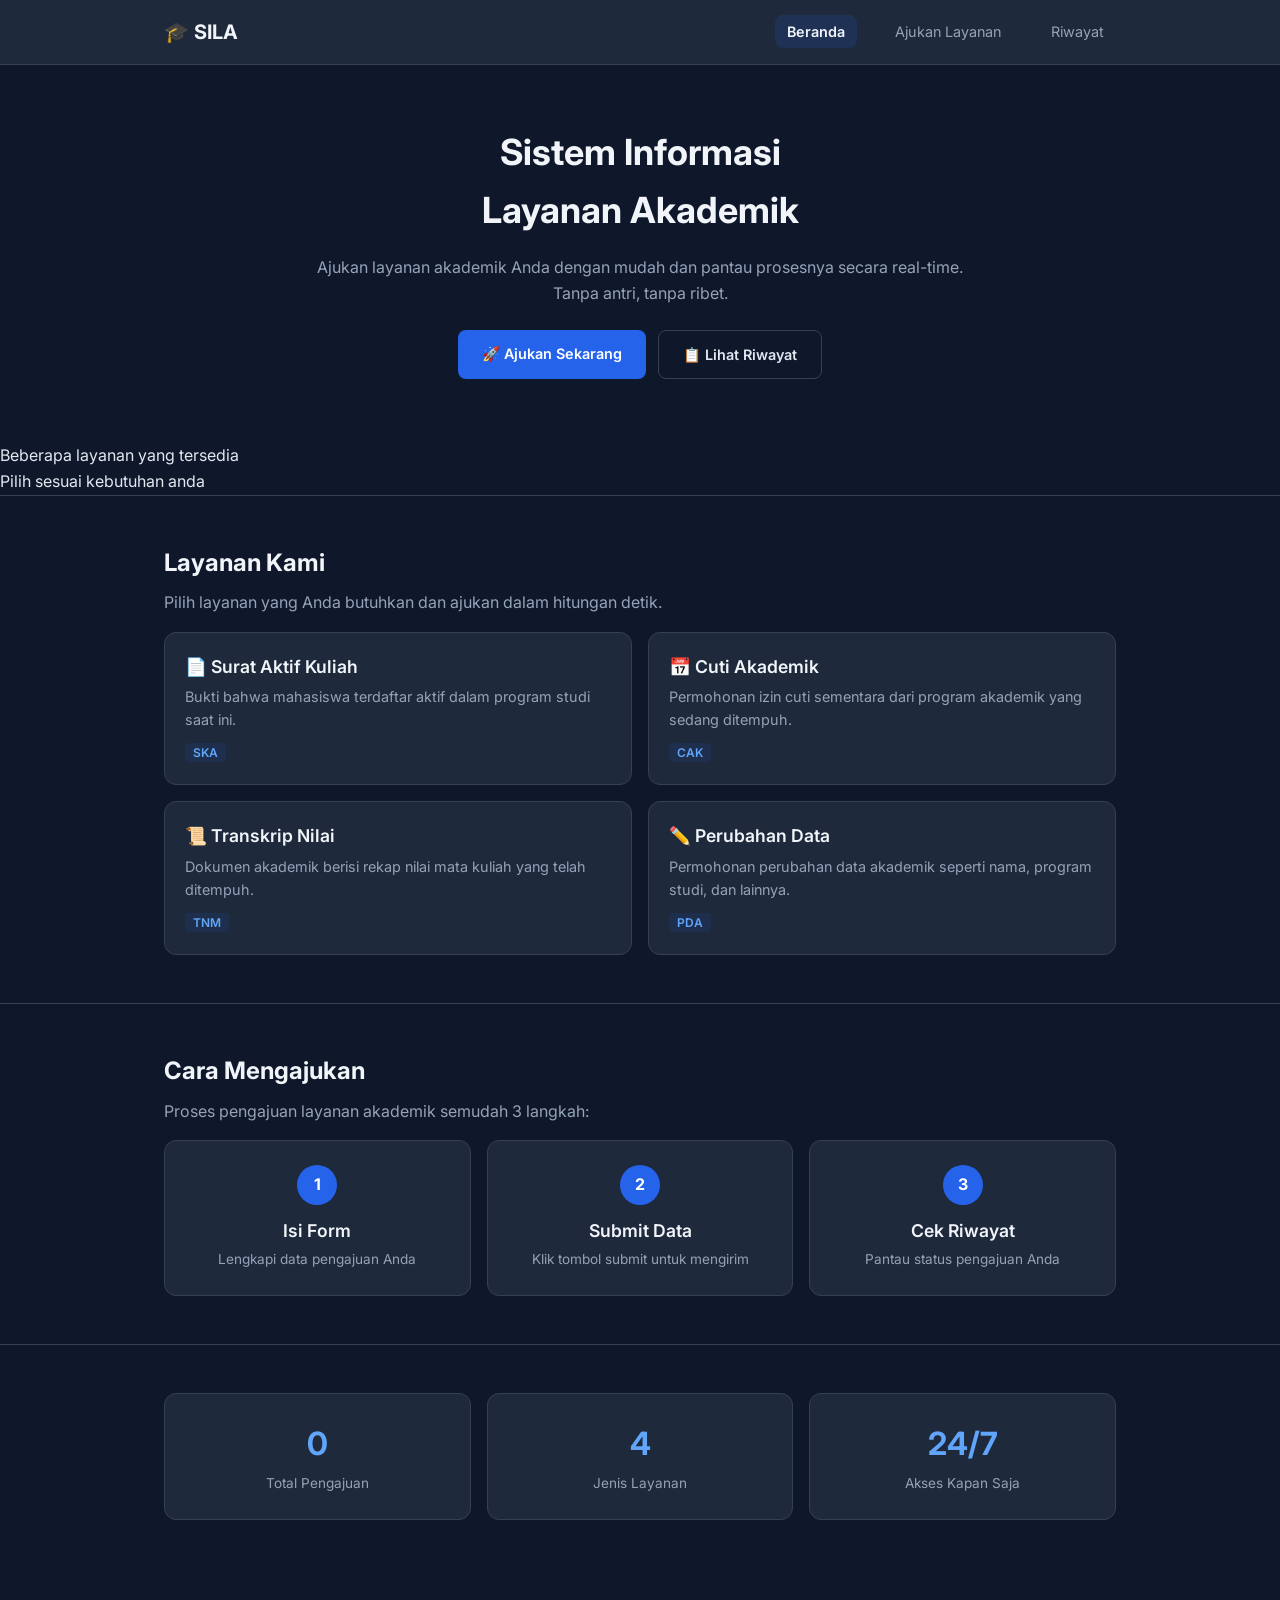
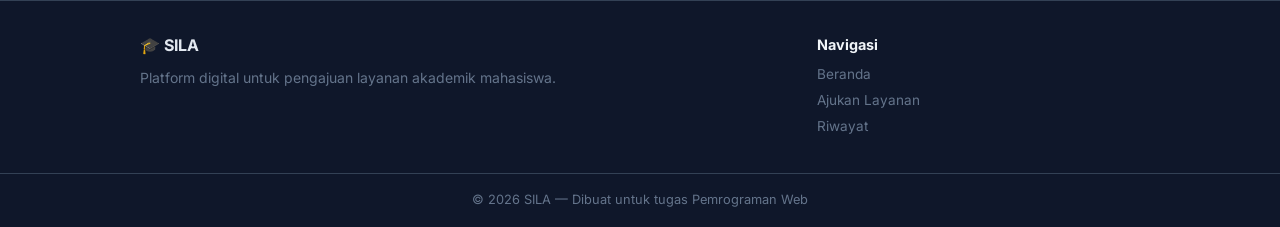
<file: index.html>
<!doctype html>
<html lang="id">
  <head>
    <meta charset="UTF-8" />
    <meta name="viewport" content="width=device-width, initial-scale=1.0" />
    <title>SILA — Sistem Informasi Layanan Akademik</title>
    <link rel="preconnect" href="https://fonts.googleapis.com" />
    <link rel="preconnect" href="https://fonts.gstatic.com" crossorigin />
    <link
      href="https://fonts.googleapis.com/css2?family=Inter:wght@400;600;700&display=swap"
      rel="stylesheet"
    />
    <link rel="stylesheet" href="css/style.css" />
  </head>

  <body>
    <!-- HEADER & NAVIGASI -->
    <header class="navbar">
      <div class="container navbar-inner">
        <a href="index.html" class="logo">🎓 SILA</a>
        <input type="checkbox" id="navToggle" class="nav-Toggle" />
        <label for="navToggle" class="navToggleMenu">
          <span></span>
          <span></span>
          <span></span>
        </label>
        <nav>
          <ul class="nav-menu">
            <li><a href="index.html" class="active">Beranda</a></li>
            <li><a href="layanan.html">Ajukan Layanan</a></li>
            <li><a href="riwayat.html">Riwayat</a></li>
          </ul>
        </nav>
      </div>
    </header>

    <!-- KONTEN UTAMA -->
    <main>
      <!-- Hero -->
      <section class="hero">
        <div class="container">
          <h1>Sistem Informasi<br />Layanan Akademik</h1>
          <p>
            Ajukan layanan akademik Anda dengan mudah dan pantau prosesnya
            secara real-time.<br />Tanpa antri, tanpa ribet.
          </p>
          <div class="hero-buttons">
            <a href="layanan.html" class="btn btn-primary"
              >🚀 Ajukan Sekarang</a
            >
            <a href="riwayat.html" class="btn btn-outline">📋 Lihat Riwayat</a>
          </div>
        </div>
      </section>

      <section>
        <ul>Beberapa layanan yang tersedia</ul>
        <ul>Pilih sesuai kebutuhan anda</ul>
      </section>

      <!-- Daftar Layanan -->
      <section class="section">
        <div class="container">
          <h2>Layanan Kami</h2>
          <p class="section-desc">
            Pilih layanan yang Anda butuhkan dan ajukan dalam hitungan detik.
          </p>
          <div class="cards-grid">
            <article class="card">
              <h3>📄 Surat Aktif Kuliah</h3>
              <p>
                Bukti bahwa mahasiswa terdaftar aktif dalam program studi saat
                ini.
              </p>
              <span class="card-code">SKA</span>
            </article>
            <article class="card">
              <h3>📅 Cuti Akademik</h3>
              <p>
                Permohonan izin cuti sementara dari program akademik yang sedang
                ditempuh.
              </p>
              <span class="card-code">CAK</span>
            </article>
            <article class="card">
              <h3>📜 Transkrip Nilai</h3>
              <p>
                Dokumen akademik berisi rekap nilai mata kuliah yang telah
                ditempuh.
              </p>
              <span class="card-code">TNM</span>
            </article>
            <article class="card">
              <h3>✏️ Perubahan Data</h3>
              <p>
                Permohonan perubahan data akademik seperti nama, program studi,
                dan lainnya.
              </p>
              <span class="card-code">PDA</span>
            </article>
          </div>
        </div>
      </section>

      <!-- Cara Mengajukan -->
      <section class="section">
        <div class="container">
          <h2>Cara Mengajukan</h2>
          <p class="section-desc">
            Proses pengajuan layanan akademik semudah 3 langkah:
          </p>
          <div class="steps-grid">
            <div class="step">
              <div class="step-number">1</div>
              <h3>Isi Form</h3>
              <p>Lengkapi data pengajuan Anda</p>
            </div>
            <div class="step">
              <div class="step-number">2</div>
              <h3>Submit Data</h3>
              <p>Klik tombol submit untuk mengirim</p>
            </div>
            <div class="step">
              <div class="step-number">3</div>
              <h3>Cek Riwayat</h3>
              <p>Pantau status pengajuan Anda</p>
            </div>
          </div>
        </div>
      </section>

      <!-- Statistik -->
      <section class="section">
        <div class="container">
          <div class="stats-grid">
            <div class="stat">
              <div class="stat-number">0</div>
              <div class="stat-label">Total Pengajuan</div>
            </div>
            <div class="stat">
              <div class="stat-number">4</div>
              <div class="stat-label">Jenis Layanan</div>
            </div>
            <div class="stat">
              <div class="stat-number">24/7</div>
              <div class="stat-label">Akses Kapan Saja</div>
            </div>
          </div>
        </div>
      </section>
    </main>

    <!-- FOOTER -->
    <footer class="footer">
      <div class="container footer-inner">
        <div>
          <strong>🎓 SILA</strong>
          <p>Platform digital untuk pengajuan layanan akademik mahasiswa.</p>
        </div>

        <div class="footer-nav">
          <h4>Navigasi</h4>
          <ul>
            <li><a href="index.html">Beranda</a></li>
            <li><a href="layanan.html">Ajukan Layanan</a></li>
            <li><a href="riwayat.html">Riwayat</a></li>
          </ul>
        </div>
      </div>
      <div class="footer-bottom">
        <div class="container">
          <p>&copy; 2026 SILA — Dibuat untuk tugas Pemrograman Web</p>
        </div>
      </div>
    </footer>
  </body>
</html>
</file>
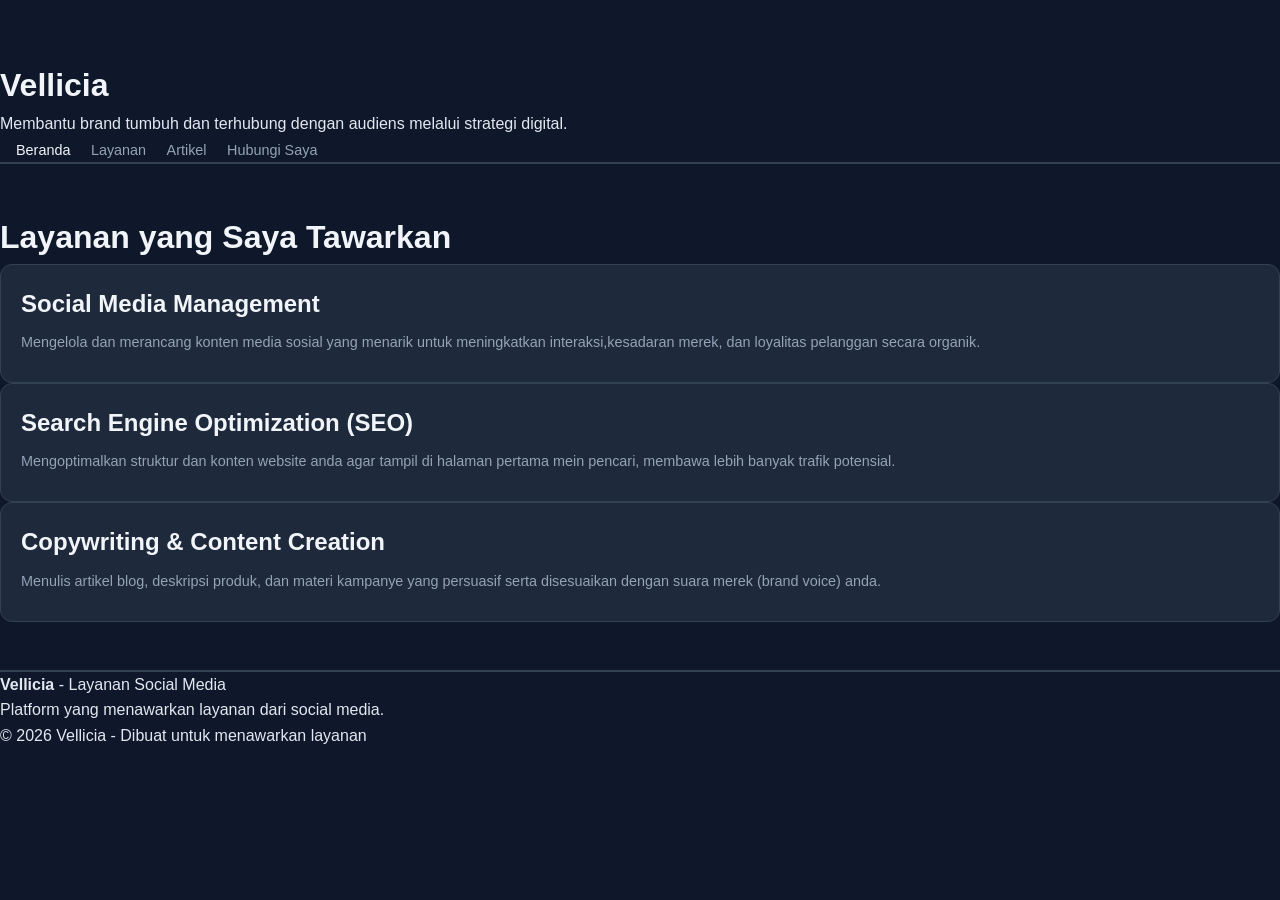
<file: challenge.html>
<!DOCTYPE html>
<html lang="en">
 
<head>
   
    <meta charset="UTF-8">
    <meta name="viewport" content="width=device-width, initial-scale=1.0">
    <title>Sistem Layanan Sosial Media</title>
    <link rel="stylesheet" href="css/style.css">
    <link rel="preconnect" href="https://fonts.googleapis.com">
    <link rel="preconnect" href="https://fonts.gstatic.com" crossorigin>
    <link href="https://fonts.googleapis.com/css2?family=Inter:ital,opsz,wght@0,14..32,100..900;1,14..32,100..900&display=swap%22 rel="stylesheet">
</head>

 
<body>
    <!-- Awal Header -->
    <header>
        <h1>Vellicia</h1>
        <p class="subtitle">Membantu brand tumbuh dan terhubung dengan audiens melalui strategi digital.</p>
        <nav>
            <a href="index.html"
            class="active">Beranda</a>
            <a href="layanan.html">Layanan</a>
            <a href="artikel.html">Artikel</a>
            <a href="contact.html">Hubungi Saya</a>
        </nav>
    </header>
    <hr>
    <!-- Akhir Header -->
  
 
        <section class="section">
            <h1>Layanan yang Saya Tawarkan</h1>
            <article class="card">
                <h2>Social Media Management</h2>
                <p>Mengelola dan merancang konten media sosial yang menarik untuk meningkatkan interaksi,kesadaran merek, dan loyalitas pelanggan secara organik.</p>
            </article>
 
            <article class="card">
                <h2>Search Engine Optimization (SEO)</h2>
                <p>Mengoptimalkan struktur dan konten website anda agar tampil di halaman pertama mein pencari, membawa lebih banyak trafik potensial.</p>
            </article>
 
            <article class="card">
                <h2>Copywriting & Content Creation</h2>
                <p>Menulis artikel blog, deskripsi produk, dan materi kampanye yang persuasif serta disesuaikan dengan suara merek (brand voice) anda.</p>
            </article>
 
        </section>
        <hr>

 
            <!-- FOOTER -->
            <footer>
                <hr>
                <p><strong>Vellicia</strong> - Layanan Social Media</p>
                <p>Platform yang menawarkan layanan dari social media.<P>
                    </p>&copy; 2026 Vellicia - Dibuat untuk menawarkan layanan<p>
            </footer>
    </main>
    <!-- Akhir Main -->
</body>
 
</html>
</file>
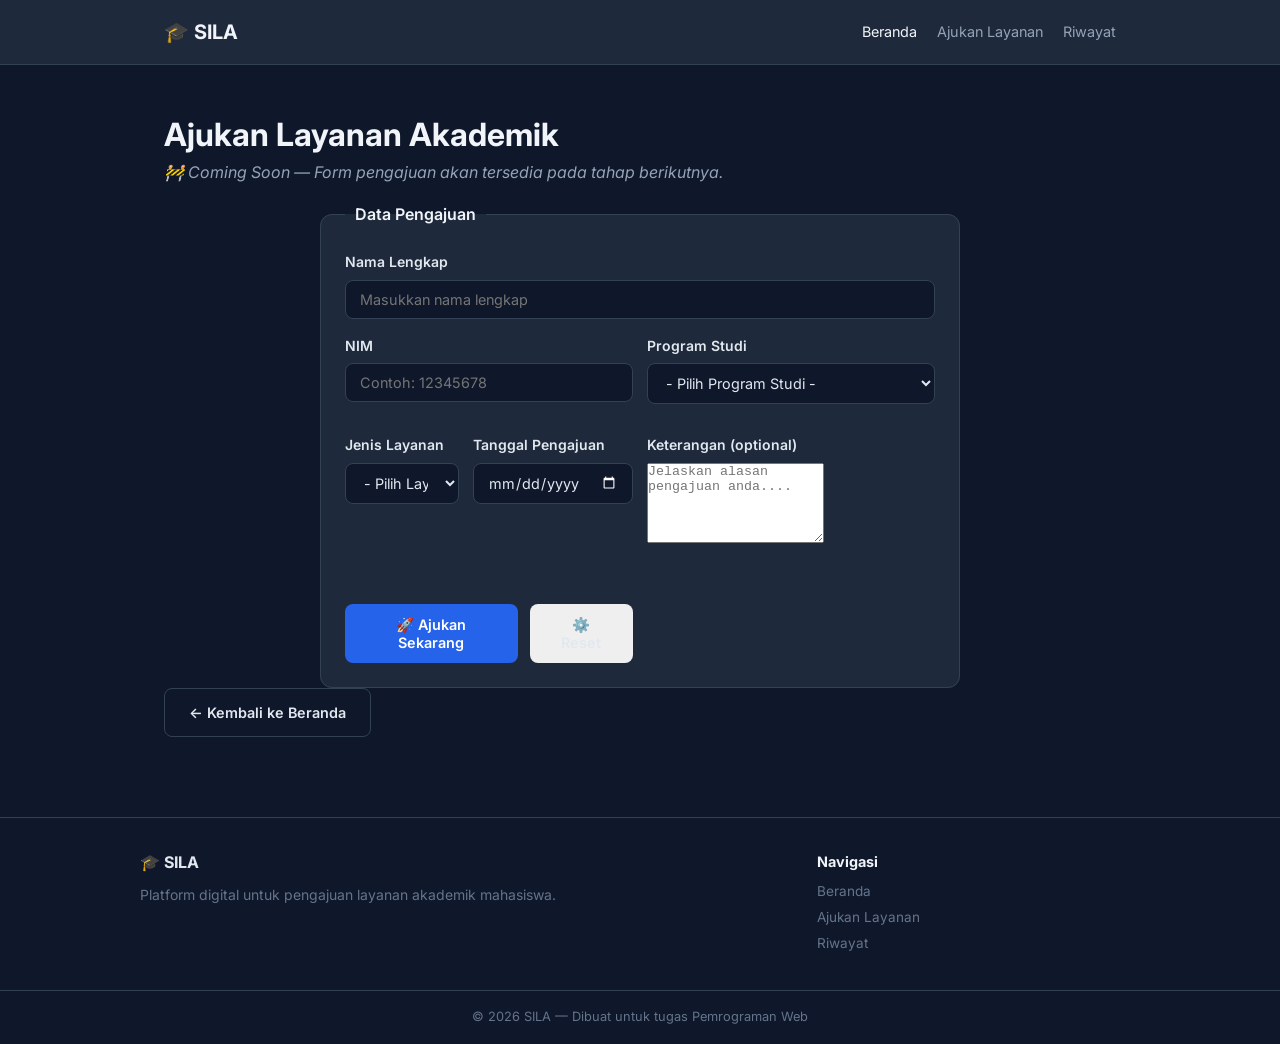
<file: layanan.html>
<!doctype html>
<html lang="id">
  <head>
    <meta charset="UTF-8" />
    <meta name="viewport" content="width=device-width, initial-scale=1.0" />
    <title>Ajukan Layanan — SILA</title>
    <link rel="preconnect" href="https://fonts.googleapis.com" />
    <link rel="preconnect" href="https://fonts.gstatic.com" crossorigin />
    <link
      href="https://fonts.googleapis.com/css2?family=Inter:wght@400;600;700&display=swap"
      rel="stylesheet"
    />
    <link rel="stylesheet" href="css/style.css" />
  </head>

  <body>
    <!-- HEADER & NAVIGASI -->
    <header class="navbar">
      <div class="container navbar-inner">
        <a href="index.html" class="logo">🎓 SILA</a>
        <nav>
          <a href="index.html" class="active">Beranda</a>
          <a href="layanan.html">Ajukan Layanan</a>
          <a href="riwayat.html">Riwayat</a>
        </nav>
      </div>
    </header>

    <main>
      <section class="section">
        <div class="container">
          <h1>Ajukan Layanan Akademik</h1>
          <p class="section-desc">
            <em
              >🚧 Coming Soon — Form pengajuan akan tersedia pada tahap
              berikutnya.</em>
          </p>

          <form action="#" method="post" class="form-card">
            <fieldset>
              <legend>Data Pengajuan</legend>
              <!-- Form controls di dalam sini -->
               <!-- Nama -->
                <div class="form-group">
                  <label for="nama">Nama Lengkap</label>
                  <input type="text" id="nama" name="nama" placeholder="Masukkan nama lengkap" required>
                </div>

                <!-- NIM -->
                <div class="form-row">
                  <div class="form-group">
                  <label for="nim">NIM</label>
                  <input type="text" id="nim" name="nim" placeholder="Contoh: 12345678" maxlenght="8" required>
                </div>
  
                <!-- Podi -->
                <div class="form-group">
                  <label for="prodi">Program Studi</label>
                  <select id="prodi" name="prodi" required>
                    <option value="">- Pilih Program Studi -</option>
                    <option value="Sistem Informasi">Sistem Informasi</option>
                    <option value="Teknik Informatika">Teknik Informatika</option>
                    <option value="Manajemen">Manajemen</option>
                    <option value="Akuntansi">Akuntansi</option>
                  </select>
                </div>

                <!-- Layanan dan Tanggal -->
                 <div class="form-row">
                  <!-- Layanan -->
                   <div class="form-group">
                    <label for="layanan">Jenis Layanan</label>
                    <select id="layanan" name="layanan" required>
                      <option value="">- Pilih Layanan -</option>
                      <option value="SKA">SKA - Surat Aktif Kuliah</option>
                      <option value="CAK">CAK - Cuti Akademik</option>
                      <option value= "TNM">TNM - Transkrip Nilai</option>
                      <option value="PDA">PDA - Perubahan Data</option>
                    </select>
                   </div>

                   <!-- Tanggal -->
                    
                   <div class="form-group">
                    <label for="tanggal">Tanggal Pengajuan</label>
                    <input type="date" id="tanggal" name="tanggal" required>
                   </div>
                 </div>

                 <!-- Keterangan -->
                  <div class="form-group">
                    <label for="keterangan">Keterangan (optional)</label>
                    <textarea id="keterangan" name="keterangan" row="3" placeholder="Jelaskan alasan pengajuan anda...."></textarea>
                  </div>

                  <!-- Submit -->
                   <div class="form-actions">
                    <button type="submit" class="btn btn-primary">🚀 Ajukan Sekarang</button>
                    <button type="reset" class="btn btn-outline">⚙️ Reset</button>
                   </div>


            </fieldset>
          </form>


          <a href="index.html" class="btn btn-outline">← Kembali ke Beranda</a>
        </div>
      </section>
    </main>

    <footer class="footer">
      <div class="container footer-inner">
        <div>
          <strong>🎓 SILA</strong>
          <p>Platform digital untuk pengajuan layanan akademik mahasiswa.</p>
        </div>
        <div>
          <h4>Navigasi</h4>
          <a href="index.html">Beranda</a>
          <a href="layanan.html">Ajukan Layanan</a>
          <a href="riwayat.html">Riwayat</a>
        </div>
      </div>
      <div class="footer-bottom">
        <div class="container">
          <p>&copy; 2026 SILA — Dibuat untuk tugas Pemrograman Web</p>
        </div>
      </div>
    </footer>
  </body>
</html>
</file>
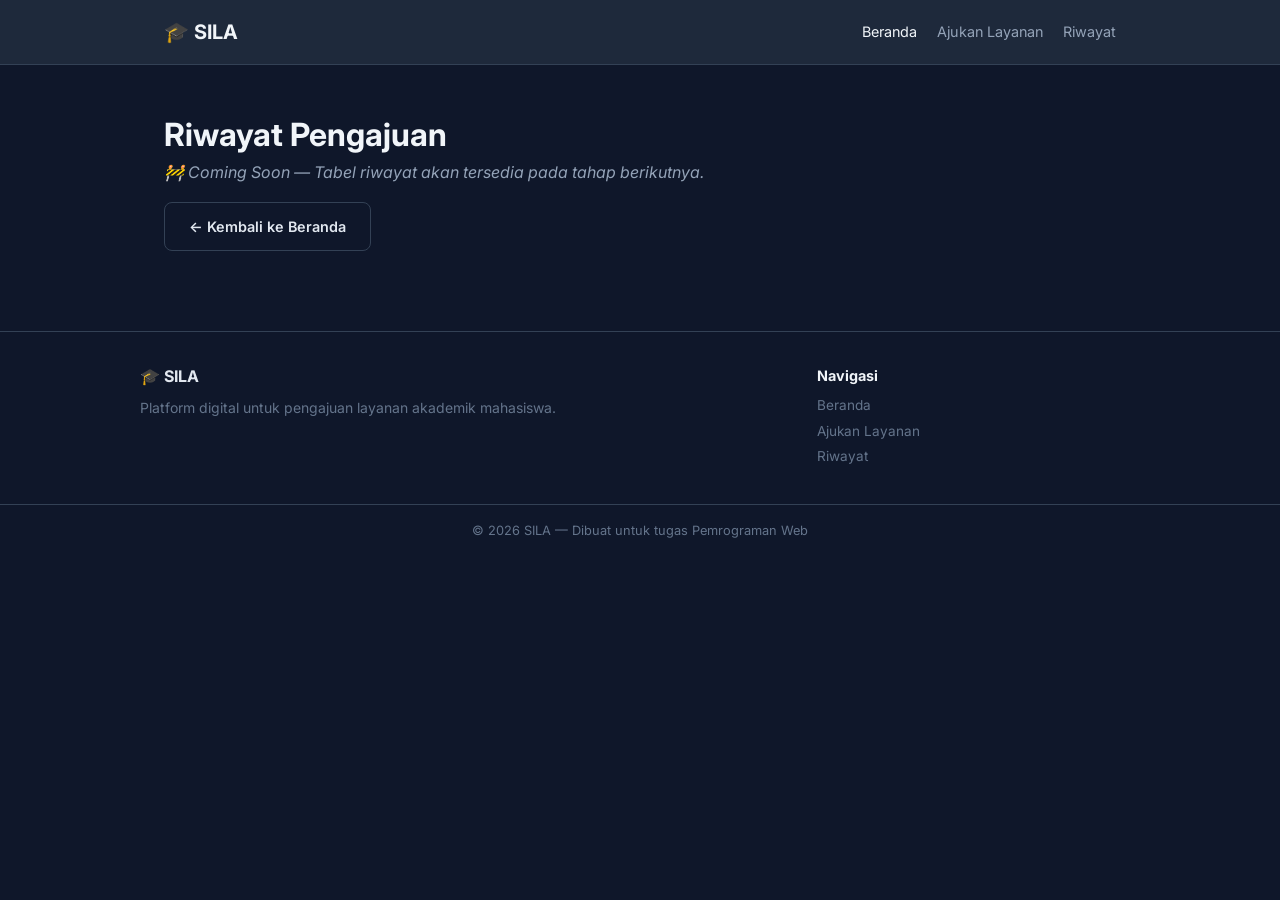
<file: riwayat.html>
<!doctype html>
<html lang="id">
  <head>
    <meta charset="UTF-8" />
    <meta name="viewport" content="width=device-width, initial-scale=1.0" />
    <title>Riwayat Pengajuan — SILA</title>
    <link rel="preconnect" href="https://fonts.googleapis.com" />
    <link rel="preconnect" href="https://fonts.gstatic.com" crossorigin />
    <link
      href="https://fonts.googleapis.com/css2?family=Inter:wght@400;600;700&display=swap"
      rel="stylesheet"
    />
    <link rel="stylesheet" href="css/style.css" />
  </head>

  <body>
    <!-- HEADER & NAVIGASI -->
    <header class="navbar">
      <div class="container navbar-inner">
        <a href="index.html" class="logo">🎓 SILA</a>
        <nav>
          <a href="index.html" class="active">Beranda</a>
          <a href="layanan.html">Ajukan Layanan</a>
          <a href="riwayat.html">Riwayat</a>
        </nav>
      </div>
    </header>

    <main>
      <section class="section">
        <div class="container">
          <h1>Riwayat Pengajuan</h1>
          <p class="section-desc">
            <em
              >🚧 Coming Soon — Tabel riwayat akan tersedia pada tahap
              berikutnya.</em
            >
          </p>
          <a href="index.html" class="btn btn-outline">← Kembali ke Beranda</a>
        </div>
      </section>
    </main>

    <footer class="footer">
      <div class="container footer-inner">
        <div>
          <strong>🎓 SILA</strong>
          <p>Platform digital untuk pengajuan layanan akademik mahasiswa.</p>
        </div>
        <div>
          <h4>Navigasi</h4>
          <a href="index.html">Beranda</a>
          <a href="layanan.html">Ajukan Layanan</a>
          <a href="riwayat.html">Riwayat</a>
        </div>
      </div>
      <div class="footer-bottom">
        <div class="container">
          <p>&copy; 2026 SILA — Dibuat untuk tugas Pemrograman Web</p>
        </div>
      </div>
    </footer>
  </body>
</html>
</file>
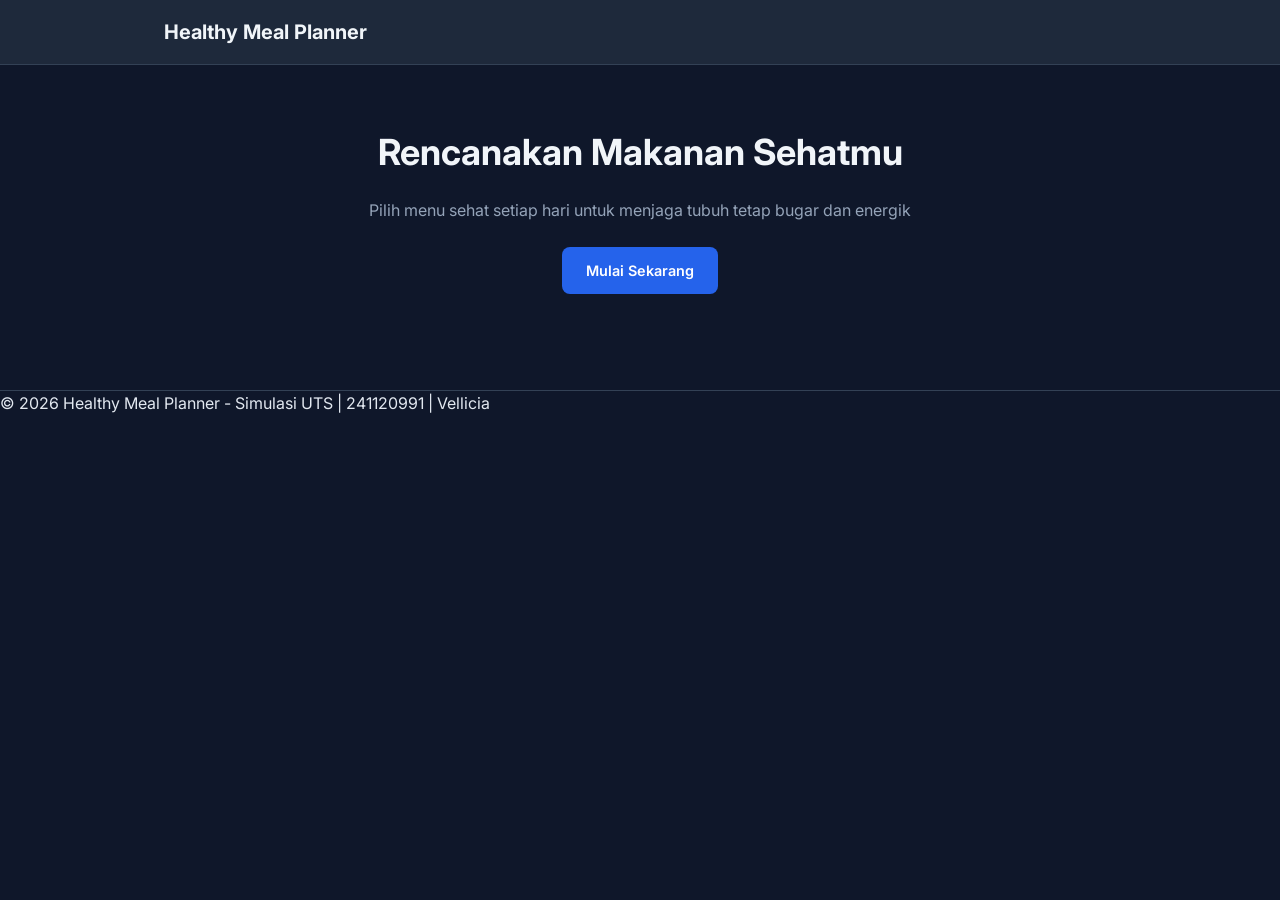
<file: simulasi.html>
<!doctype html>
<html lang="id">
  <head>
    <meta charset="UTF-8" />
    <meta name="viewport" content="width=device-width, initial-scale=1.0" />
    <title>Healthy Meal Planner</title>
    <link rel="preconnect" href="https://fonts.googleapis.com" />
    <link rel="preconnect" href="https://fonts.gstatic.com" crossorigin />
    <link
      href="https://fonts.googleapis.com/css2?family=Inter:wght@400;600;700&display=swap"
      rel="stylesheet"
    />
    <link rel="stylesheet" href="css/style.css" />
  </head>

  <body>
    <!-- HEADER & NAVIGASI -->
    <header class="navbar">
      <div class="container navbar-inner">
        <a href="index.html" class="logo">Healthy Meal Planner</a>
      </div>
    </header>

    <!-- KONTEN UTAMA -->
    <main>
      <!-- Hero -->
      <section class="hero">
        <div class="container">
          <h1>Rencanakan Makanan Sehatmu<br/></h1>
          <p>
            Pilih menu sehat setiap hari untuk menjaga tubuh tetap bugar dan energik<br/>
          </p>
          <div class="hero-buttons">
            <a class="btn btn-primary">Mulai Sekarang</a>
          </div>
        </div>
      </section>

    <!-- FOOTER -->
    <footer class="footer">
          <p>&copy; 2026 Healthy Meal Planner - Simulasi UTS | 241120991 | Vellicia</p>
        </div>
      </div>
    </footer>
  </body>
</html>
</file>
<file: css/style.css>
/* ================================
   CSS DASAR — SILA
   ================================ */

* {
  margin: 0;
  padding: 0;
  box-sizing: border-box;
}

body {
  background-color: #0f172a;
  color: #e2e8f0;
  padding-top: 60px;
}

h1,
h2,
h3 {
  color: #f1f5f9;
}

a {
  color: #60a5fa;
  text-decoration: none;
}

a:hover {
  color: #93c5fd;
}

hr {
  border: none;
  border-top: 1px solid #334155;
}

/* ================================
   CSS LANJUTAN — SILA
   ================================ */

body {
  font-family: "Inter", sans-serif;
  font-size: 16px;
  line-height: 1.6;
}

h1 {
  font-size: 2rem;
  font-weight: 700;
}

h2 {
  font-size: 1.5rem;
  font-weight: 700;
  margin-bottom: 8px;
}

h3 {
  font-size: 1.1rem;
  font-weight: 600;
  margin-bottom: 4px;
}

.section-desc {
  color: #94a3b8;
  margin-bottom: 16px;
}

/* ================================
   PAGE LAYOUT — SILA
   ================================ */

/* --------------------------------
   Container
   Membatasi lebar konten maksimum 1000px
   dan mengatur posisinya agar selalu
   di tengah halaman (margin: 0 auto).
   -------------------------------- */
.container {
  max-width: 1000px;
  margin: 0 auto;
  /* tengah horizontal */
  padding: 0 24px;
  /* ruang kiri & kanan */
}

/* --------------------------------
   Navbar (Bilah Navigasi) — menggunakan Flexbox
   Flexbox mengatur elemen anak secara baris (row).
   justify-content: space-between → logo kiri, nav kanan.
   align-items: center → sejajar secara vertikal.
   -------------------------------- */
.navbar {
  background-color: #1e293b;
  border-bottom: 1px solid #334155;
  padding: 16px 0;
  position: fixed;
  /* Menempel di layar atas */
  width: 100%;
  left: 0;
  top: 0;
  z-index: 1000;
  /* Memastikan selalu berada di paling atas halaman index */
}

.navbar-inner {
  display: flex;
  /* aktifkan flexbox */
  justify-content: space-between;
  /* logo vs menu berjauhan */
  align-items: center;
  /* sejajar vertikal */
}

/* Logo: teks brand di pojok kiri */
.logo {
  font-size: 1.25rem;
  font-weight: 700;
  color: #f1f5f9;
}

/* Link navigasi berwarna abu dan memberi jarak kiri */
nav a {
  margin-left: 16px;
  color: #94a3b8;
  font-size: 0.9rem;
}

/* Link aktif / hover jadi berwarna putih */
nav a:hover,
nav a.active {
  color: #f1f5f9;
}

/* --------------------------------
   Hero Section
   Bagian pembuka halaman yang mencolok,
   biasanya memuat judul besar dan tombol aksi.
   -------------------------------- */
.hero {
  padding: 64px 0;
  text-align: center;
}

.hero h1 {
  font-size: 2.25rem;
  /* = 36px, ukuran besar */
  margin-bottom: 16px;
}

.hero p {
  color: #94a3b8;
  margin-bottom: 24px;
}

/* --------------------------------
   Tombol (Buttons)
   .btn    → gaya dasar semua tombol.
   .btn-primary → tombol utama (biru, solid).
   .btn-outline → tombol sekunder (hanya border).
   -------------------------------- */
.hero-buttons {
  display: flex;
  justify-content: center;
  gap: 12px;
  /* jarak antar tombol */
}

.btn {
  display: inline-block;
  padding: 12px 24px;
  border-radius: 8px;
  font-size: 0.9rem;
  font-weight: 600;
}

/* Tombol solid biru */
.btn-primary {
  background-color: #2563eb;
  color: #fff;
}

.btn-primary:hover {
  background-color: #1d4ed8;
  /* biru lebih gelap saat hover */
  color: #fff;
}

/* Tombol outline (hanya border, tanpa background) */
.btn-outline {
  border: 1px solid #334155;
  color: #e2e8f0;
}

.btn-outline:hover {
  background-color: #1e293b;
  color: #f1f5f9;
}

/* Blok konten dengan garis atas sebagai pemisah antar section */
.section {
  padding: 48px 0;
  border-top: 1px solid #334155;
}

/* --------------------------------
   Cards Grid — menggunakan CSS Grid
   grid-template-columns: 1fr 1fr → 2 kolom sama lebar.
   gap: jarak antar kartu.
   -------------------------------- */
.cards-grid {
  display: grid;
  grid-template-columns: 1fr 1fr;
  /* 2 kolom */
  gap: 16px;
  margin-top: 16px;
}

/* Kartu individual */
.card {
  background-color: #1e293b;
  border: 1px solid #334155;
  border-radius: 12px;
  padding: 20px;
}

.card p {
  color: #94a3b8;
  font-size: 0.9rem;
  margin-bottom: 8px;
}

/* Badge kode kecil berwarna biru di dalam kartu */
.card-code {
  font-size: 0.75rem;
  font-weight: 600;
  color: #60a5fa;
  background-color: rgba(37, 99, 235, 0.1);
  /* biru transparan */
  padding: 2px 8px;
  border-radius: 4px;
}

/* --------------------------------
   Steps Grid — menggunakan Flexbox
   flex: 1 berarti setiap .step mengambil
   lebar yang sama (membagi ruang secara merata).
   -------------------------------- */
.steps-grid {
  display: flex;
  gap: 16px;
  margin-top: 16px;
}

.step {
  flex: 1;
  /* lebar sama rata */
  text-align: center;
  background-color: #1e293b;
  border: 1px solid #334155;
  border-radius: 12px;
  padding: 24px 16px;
}

/* Lingkaran nomor langkah berwarna biru */
.step-number {
  width: 40px;
  height: 40px;
  background-color: #2563eb;
  color: #fff;
  border-radius: 50%;
  /* membuat kotak jadi lingkaran */
  display: flex;
  align-items: center;
  justify-content: center;
  font-weight: 700;
  margin: 0 auto 12px;
  /* tengah horizontal + jarak bawah */
}

.step p {
  color: #94a3b8;
  font-size: 0.85rem;
}

/* --------------------------------
   Stats Grid — Flexbox
   Untuk menampilkan statistik angka
   secara berdampingan.
   -------------------------------- */
.stats-grid {
  display: flex;
  gap: 16px;
}

.stat {
  flex: 1;
  text-align: center;
  background-color: #1e293b;
  border: 1px solid #334155;
  border-radius: 12px;
  padding: 24px;
}

/* Angka statistik besar berwarna biru */
.stat-number {
  font-size: 2rem;
  font-weight: 700;
  color: #60a5fa;
}

.stat-label {
  color: #94a3b8;
  font-size: 0.85rem;
  margin-top: 4px;
}

/* --------------------------------
   Footer — menggunakan CSS Grid
   grid-template-columns: 2fr 1fr →
   kolom kiri 2x lebih lebar dari kolom kanan
   (2/3 vs 1/3 lebar total).
   -------------------------------- */
.footer {
  border-top: 1px solid #334155;
  margin-top: 32px;
}

.footer-inner {
  display: grid;
  grid-template-columns: 2fr 1fr;
  /* 2 kolom tidak sama */
  gap: 32px;
  padding: 32px 0;
}

.footer-inner p {
  color: #64748b;
  font-size: 0.875rem;
  margin-top: 8px;
}

.footer-inner h4 {
  color: #f1f5f9;
  margin-bottom: 8px;
  font-size: 0.9rem;
}

/* Link di footer tampil sebagai block (baris baru per link) */
.footer-inner a {
  display: block;
  color: #64748b;
  font-size: 0.85rem;
  margin-bottom: 4px;
}

.footer-inner a:hover {
  color: #93c5fd;
}

/* Baris paling bawah footer (copyright) */
.footer-bottom {
  border-top: 1px solid #334155;
  padding: 16px 0;
  text-align: center;
}

.footer-bottom p {
  font-size: 0.8rem;
  color: #64748b;
}

/* STRUKTUR NAVIGASI dan MENU */
/* =========================== */

.nav-menu {
  list-style: none;
  /* Menghilangkan bullet */
  display: flex;
  /* Membuat sejajar (1 baris) */
  gap: 10px;
  /* Jarak antar menu */
}

/* Tampila link setiap menu */
.nav-menu li a {
  font-size: 0.9rem;
  padding: 8px 12px;
  border-radius: 8px;
  color: #94a3b8;
}

/* Menu yang sedang terbuka (aktif) */
.nav-menu li a.active {
  color: #f1f5f9;
  font-weight: 600;
  background-color: rgba(37, 99, 235, 0.15);
}

/* Menu hover (di arahkan kursor) */
.nav-menu li a:hover {
  color: #f1f5f9;
  background-color: rgb(225, 225, 225, 0.05);
}

/* Nav footer */
.footer-nav ul {
  list-style: none;
  /* Hapus bullet */
}

/* Menu Toggle (Hamburger Style) */
/* Checkbox Disembunyikan */
.nav-Toggle {
  display: none;
}

.navToggleMenu {
  display: none;
  /* Default disembunyikan (ditampilkan desktop) */
  flex-direction: column;
  gap: 5px;
  cursor: pointer;
  padding: 4px;
}

.navToggleMenu span {
  display: block;
  width: 24px;
  height: 4px;
  background-color: #f1f5f9;
  border-radius: 2px;
}

@media (max-width: 768px) {
  .navbar-inner {
    flex-wrap: wrap;
    /* Bungkus jika tidak muat */
  }

  /* Tampilan ikon toggle */
  .navToggleMenu {
    display: flex;
  }

  nav {
    width: 100%;
    order: 3;
  }

  .nav-menu {
    display: none;
    flex-direction: column;
    gap: 0;
    width: 100%;
    padding: 8px 0;
    border-top: 1px solid #334155;
    margin-top: 12px;
  }

  .nav-menu li a {
    display: block;
    padding: 10px 0;
    border-radius: 0;
  }

  /* Munculkan menu ketika dicentang */
  .nav-Toggle:checked ~ nav .nav-menu {
    display: flex;
  }

  .nav-menu {
    gap: 4px;
  }

  .hero h1 {
    font-size: 1.5rem;
  }

  .hero p {
    font-size: 0.9rem;
  }

  /* Tombol dibuat vertikal */
  .hero-buttons {
    flex-direction: column;
    align-items: center;
  }

  .cards-grid {
    grid-template-columns: 1fr;
  }

  .steps-grid {
    flex-direction: column;
  }

  .stats-grid {
    flex-direction: column;
  }

  .footer-inner {
    grid-template-columns: 1fr;
    gap: 24px;
  }
}

/* Tampilan Mobile lebih kecil */

@media (max-width: 480px) {
  .hero h1 {
    font-size: 1.25rem;
  }

  .footer-inner {
    text-align: center;
  }

  .footer-nav {
    display: none;
  }
}

/* Transisi */

.card {
  background-color: #1e293b;
  border: 1px solid #334155;
  border-radius: 12px;
  padding: 20px;
  transition:
    border-color 0.3s,
    transform 0.5s;
}

.card:hover {
  border: 2px solid rgb(101, 15, 186);
  transform: translateY(-25px);
}

/* Animasi */
/* from = tampilan awal */
/* to = tampilan akhir */

@keyframes fadeIn {
  from {
    opacity: 0;
    transform: translateY(20px);
  }
  to {
    opacity: 2;
    transform: translateY(0);
  }
}

.hero {
  animation: fadeIn 0.8s ease;
}

/* M10 FORMS */
.form-card{
  max-width: 640px;
  /* Lebar maksimum form */
  margin: 0 auto;
  /* Tengah halaman */
}

fieldset{
  border: 1px solid #334155;
  border-radius: 12px;
  padding: 24px;
  background-color: #1e293b;
}

legend{
  font-weight: 600;
  font-size: 1.1 rem;
  color: #f1f5f9;
  padding: 0 10px;
}

.form-group{
  margin-bottom: 16px;
}

.form-group label{
  display: block;
  /* Jadi full 1 baris */
  font-size: 0.875rem;
  font-weight: 600;
  color: #e2e8f0;
  margin-bottom: 6px;
}

/* Input, Select, Text Area */
.form-group input,
.form-group select,
.form-group texarea {
  width: 100%; 
  /* Lebar memenuhi kontainer */
  padding: 10px 14px;
  border: 1px solid #334155;
  background-color: #0f172a;
  color: #e2e8f0;
  font-family: inherit;
  border-radius: 8px;
  font-size: 0.9rem;
  outline: none;
  transition: border color 0.3s;
}

input[type="date"]{
  color-scheme: dark;
}

.form-row{
  display: grid;
  grid-template-columns: 1fr 1fr;
  gap: 14px;
}

.form-group input:focus,
.form-group select:focus,
.form-group textarea:focus {
  border-color: #2563eb;
}

.form-group textarea{
  resize: vertical;
  min-height: 80px;
}

/* Tombol */
.form-actions{
  display: flex;
  gap: 12px;
  margin-top: 24px;
}

.form-actions .btn{
  cursor: pointer;
  border: none;
  font-family: inherit;
}

.form-ations .btn-outline{
  border: 2px solid #334155;
  background: none;
}
</file>
